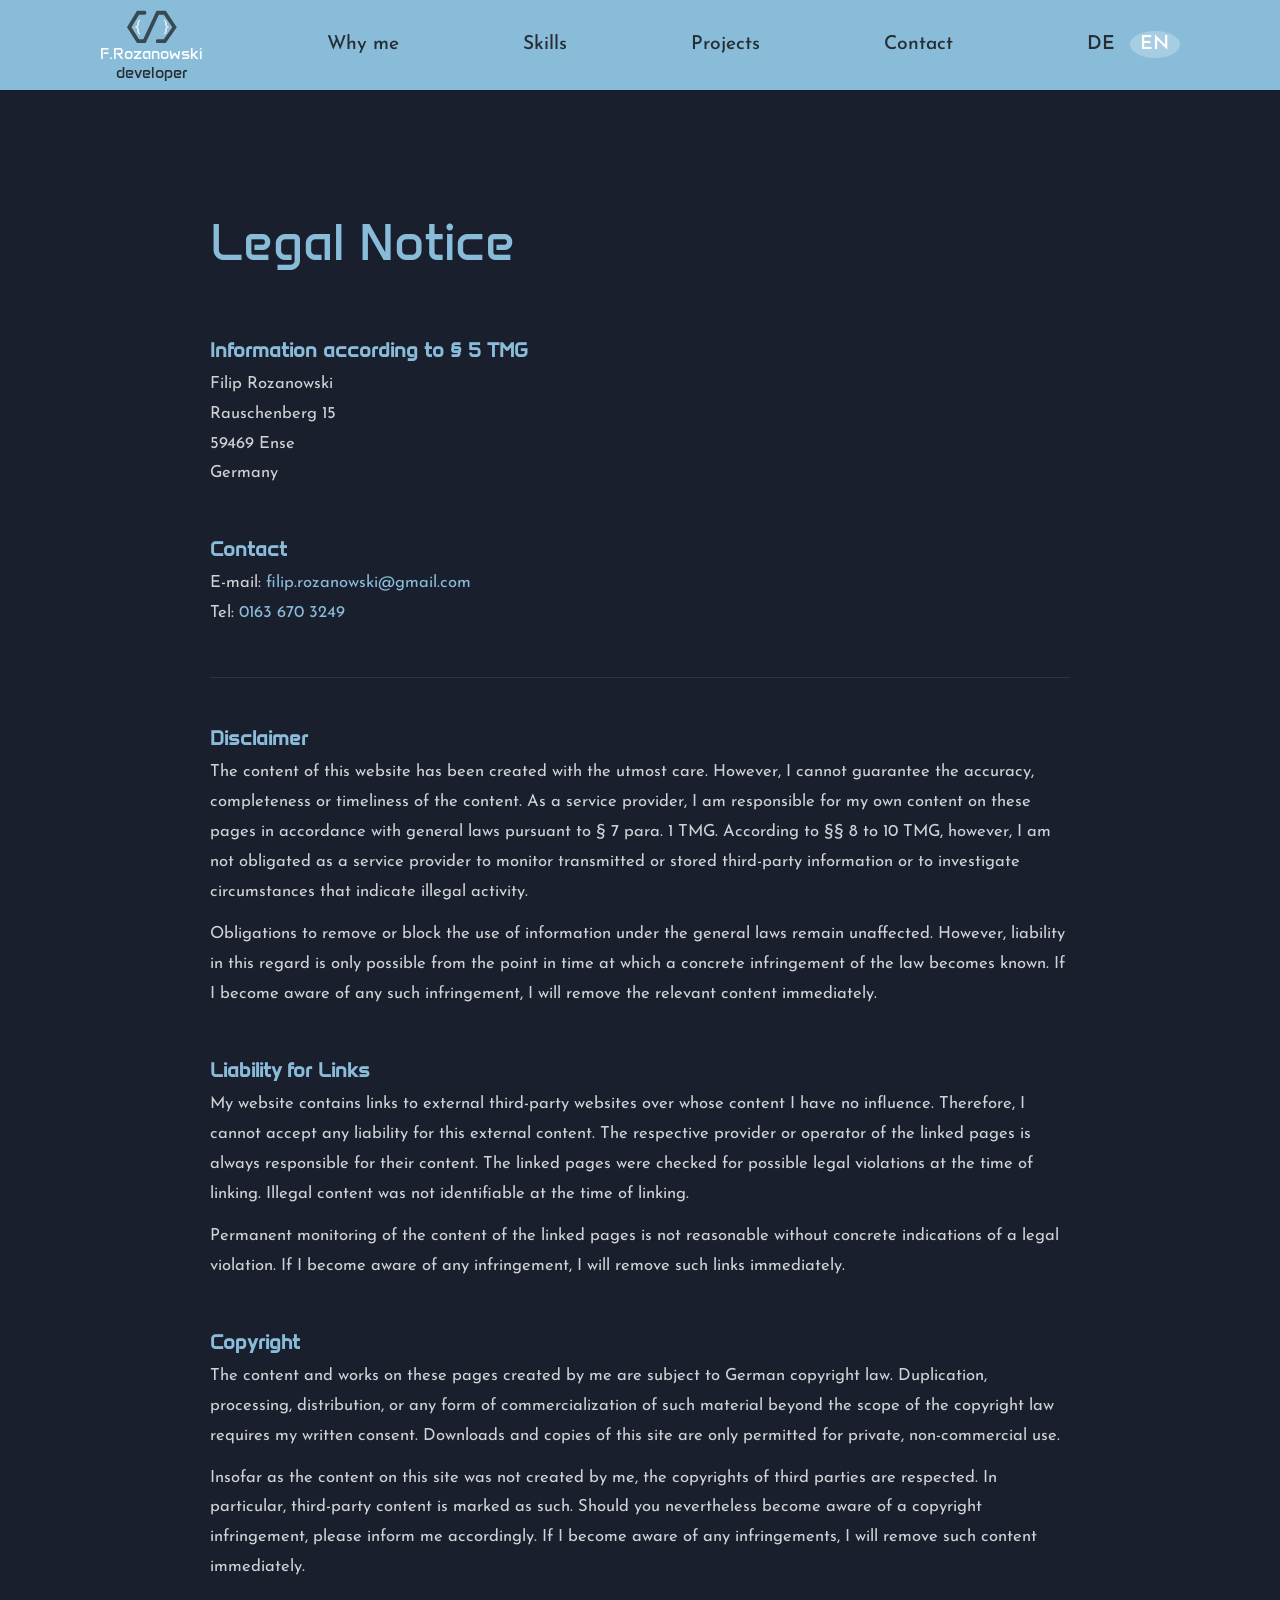
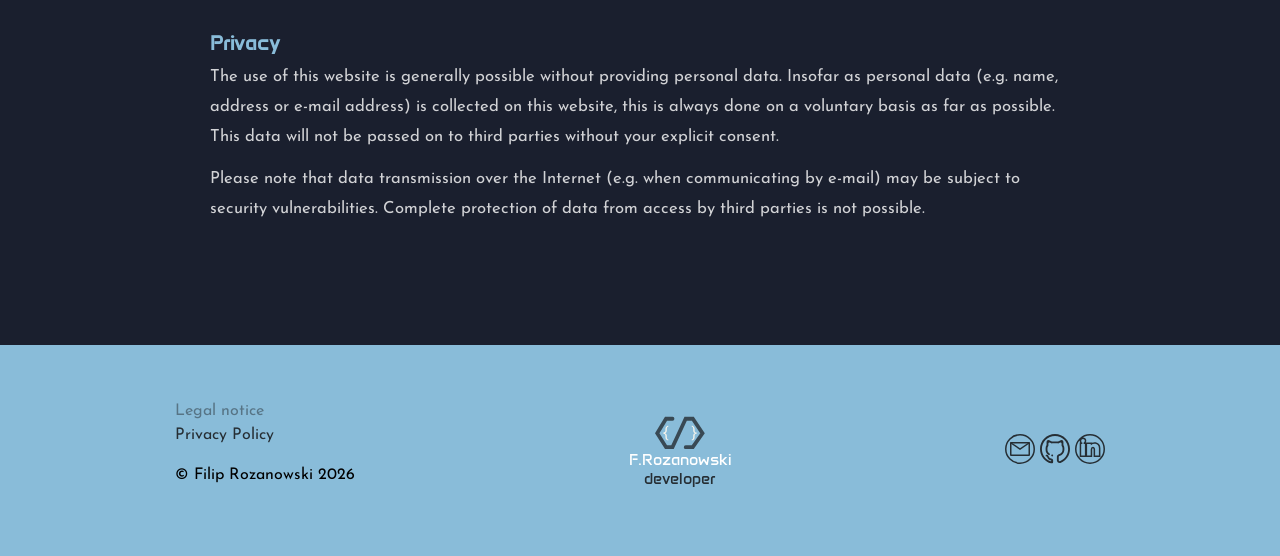
<file: legal.html>
<!DOCTYPE html>
<html lang="en">

<head>
    <meta charset="UTF-8">
    <meta name="viewport" content="width=device-width, initial-scale=1.0">
    <title>Legal Notice – F.R Developer</title>
    <link rel="icon" type="image/svg+xml" href="./imgs/svgs/Logo icon.svg">
    <link rel="stylesheet" href="./css/base.css">
    <link rel="stylesheet" href="./css/nav.css">
    <link rel="stylesheet" href="./css/sections.css">
    <link rel="stylesheet" href="./css/footer.css">
    <link rel="stylesheet" href="./css/responsive-nav.css">
    <link rel="stylesheet" href="./css/responsive.css">
    <link rel="stylesheet" href="./css/legal.css">
</head>

<body>

    <div id="mobile-topbar">
        <div class="logo_nav_small">
            <img src="./imgs/svgs/Logo icon.svg" class="logo-nav-img">
            <p>F.Rozanowski</p>
            <p class="blue_text">developer</p>
        </div>
        <button id="burger-btn" aria-label="Menu öffnen" aria-expanded="false">
            <span></span>
            <span></span>
            <span></span>
        </button>
    </div>

    <div id="mobile-nav" role="navigation" aria-hidden="true">
        <div id="mobile-nav-blob">
            <a href="./index.html#whyme_title" class="mobile-nav-link" data-i18n="nav_whyme">Why me</a>
            <a href="./index.html#skills_title" class="mobile-nav-link" data-i18n="nav_skills">Skills</a>
            <a href="./index.html#projects_title" class="mobile-nav-link" data-i18n="nav_projects">Projects</a>
            <a href="./index.html#contact_title" class="mobile-nav-link" data-i18n="nav_contact">Contact</a>
            <div class="mobile-lang">
                <a href="#" class="lang-btn" data-lang="de">DE</a>
                <a href="#" class="lang-btn active" data-lang="en">EN</a>
            </div>
        </div>
    </div>

    <nav>
        <div class="logo_nav_small">
            <img src="./imgs/svgs/Logo icon nav.svg" class="logo-nav-img">
            <p>F.Rozanowski</p>
            <p class="blue_text">developer</p>
        </div>

        <a href="./index.html#whyme_title" data-i18n="nav_whyme">Why me</a>
        <a href="./index.html#skills_title" data-i18n="nav_skills">Skills</a>
        <a href="./index.html#projects_title" data-i18n="nav_projects">Projects</a>
        <a href="./index.html#contact_title" data-i18n="nav_contact">Contact</a>

        <div id="lang_select">
            <a href="#" class="lang-btn" data-lang="de">DE</a>
            <a href="#" class="lang-btn active" data-lang="en">EN</a>
        </div>
    </nav>

    <div class="legal_content">

        <h1 data-i18n="legal_page_title">Legal Notice</h1>

        <h2 data-i18n="legal_info_h2">Information according to § 5 TMG</h2>
        <address>
            Filip Rozanowski<br>
            Rauschenberg 15<br>
            59469 Ense<br>
            Germany
        </address>

        <h2 data-i18n="legal_contact_h2">Contact</h2>
        <p>
            E-mail: <a href="mailto:filip.rozanowski@gmail.com">filip.rozanowski@gmail.com</a><br>
            Tel: <a href="tel:+491636703249">0163 670 3249</a>
        </p>

        <hr class="legal_divider">

        <h2 data-i18n="legal_disclaimer_h2">Disclaimer</h2>
        <p data-i18n="legal_disclaimer_p1">
            The content of this website has been created with the utmost care. However, I cannot guarantee the
            accuracy, completeness or timeliness of the content. As a service provider, I am responsible for my
            own content on these pages in accordance with general laws pursuant to § 7 para. 1 TMG. According to
            §§ 8 to 10 TMG, however, I am not obligated as a service provider to monitor transmitted or stored
            third-party information or to investigate circumstances that indicate illegal activity.
        </p>
        <p data-i18n="legal_disclaimer_p2">
            Obligations to remove or block the use of information under the general laws remain unaffected.
            However, liability in this regard is only possible from the point in time at which a concrete
            infringement of the law becomes known. If I become aware of any such infringement, I will remove
            the relevant content immediately.
        </p>

        <h2 data-i18n="legal_links_h2">Liability for Links</h2>
        <p data-i18n="legal_links_p1">
            My website contains links to external third-party websites over whose content I have no influence.
            Therefore, I cannot accept any liability for this external content. The respective provider or
            operator of the linked pages is always responsible for their content. The linked pages were checked
            for possible legal violations at the time of linking. Illegal content was not identifiable at the
            time of linking.
        </p>
        <p data-i18n="legal_links_p2">
            Permanent monitoring of the content of the linked pages is not reasonable without concrete
            indications of a legal violation. If I become aware of any infringement, I will remove such links
            immediately.
        </p>

        <h2 data-i18n="legal_copyright_h2">Copyright</h2>
        <p data-i18n="legal_copyright_p1">
            The content and works on these pages created by me are subject to German copyright law. Duplication,
            processing, distribution, or any form of commercialization of such material beyond the scope of the
            copyright law requires my written consent. Downloads and copies of this site are only permitted for
            private, non-commercial use.
        </p>
        <p data-i18n="legal_copyright_p2">
            Insofar as the content on this site was not created by me, the copyrights of third parties are
            respected. In particular, third-party content is marked as such. Should you nevertheless become aware
            of a copyright infringement, please inform me accordingly. If I become aware of any infringements,
            I will remove such content immediately.
        </p>

        <h2 data-i18n="legal_privacy_h2">Privacy</h2>
        <p data-i18n="legal_privacy_p1">
            The use of this website is generally possible without providing personal data. Insofar as personal
            data (e.g. name, address or e-mail address) is collected on this website, this is always done on a
            voluntary basis as far as possible. This data will not be passed on to third parties without your
            explicit consent.
        </p>
        <p data-i18n="legal_privacy_p2">
            Please note that data transmission over the Internet (e.g. when communicating by e-mail) may be
            subject to security vulnerabilities. Complete protection of data from access by third parties is
            not possible.
        </p>

    </div>

    <footer>
        <div id="footer_legal">
            <span class="footer_legal_current" data-i18n="legal">Legal notice</span>
            <a href="./privacy.html" target="_blank" data-i18n="privacy">Privacy Policy</a>
            <p>© Filip Rozanowski 2026</p>
        </div>

        <div class="logo_nav_small">
            <img src="./imgs/svgs/Logo icon nav.svg" class="logo-nav-img">
            <p>F.Rozanowski</p>
            <p class="blue_text">developer</p>
        </div>

        <div id="social-icons-footer">
            <a href="mailto:filip.rozanowski@gmail.com"><img src="./imgs/svgs/Email button dark.svg"></a>
            <a href="https://github.com/FilipRozanowski" target="_blank" rel="noopener noreferrer"><img src="./imgs/svgs/Github button dark.svg"></a>
            <a href="https://www.linkedin.com/in/filip-rozanowski-66993840b/" target="_blank" rel="noopener noreferrer"><img src="./imgs/svgs/Linkedin button dark.svg"></a>
        </div>
    </footer>

    <script src="./translations.js"></script>
    <script src="./script.js"></script>

</body>

</html>
</file>
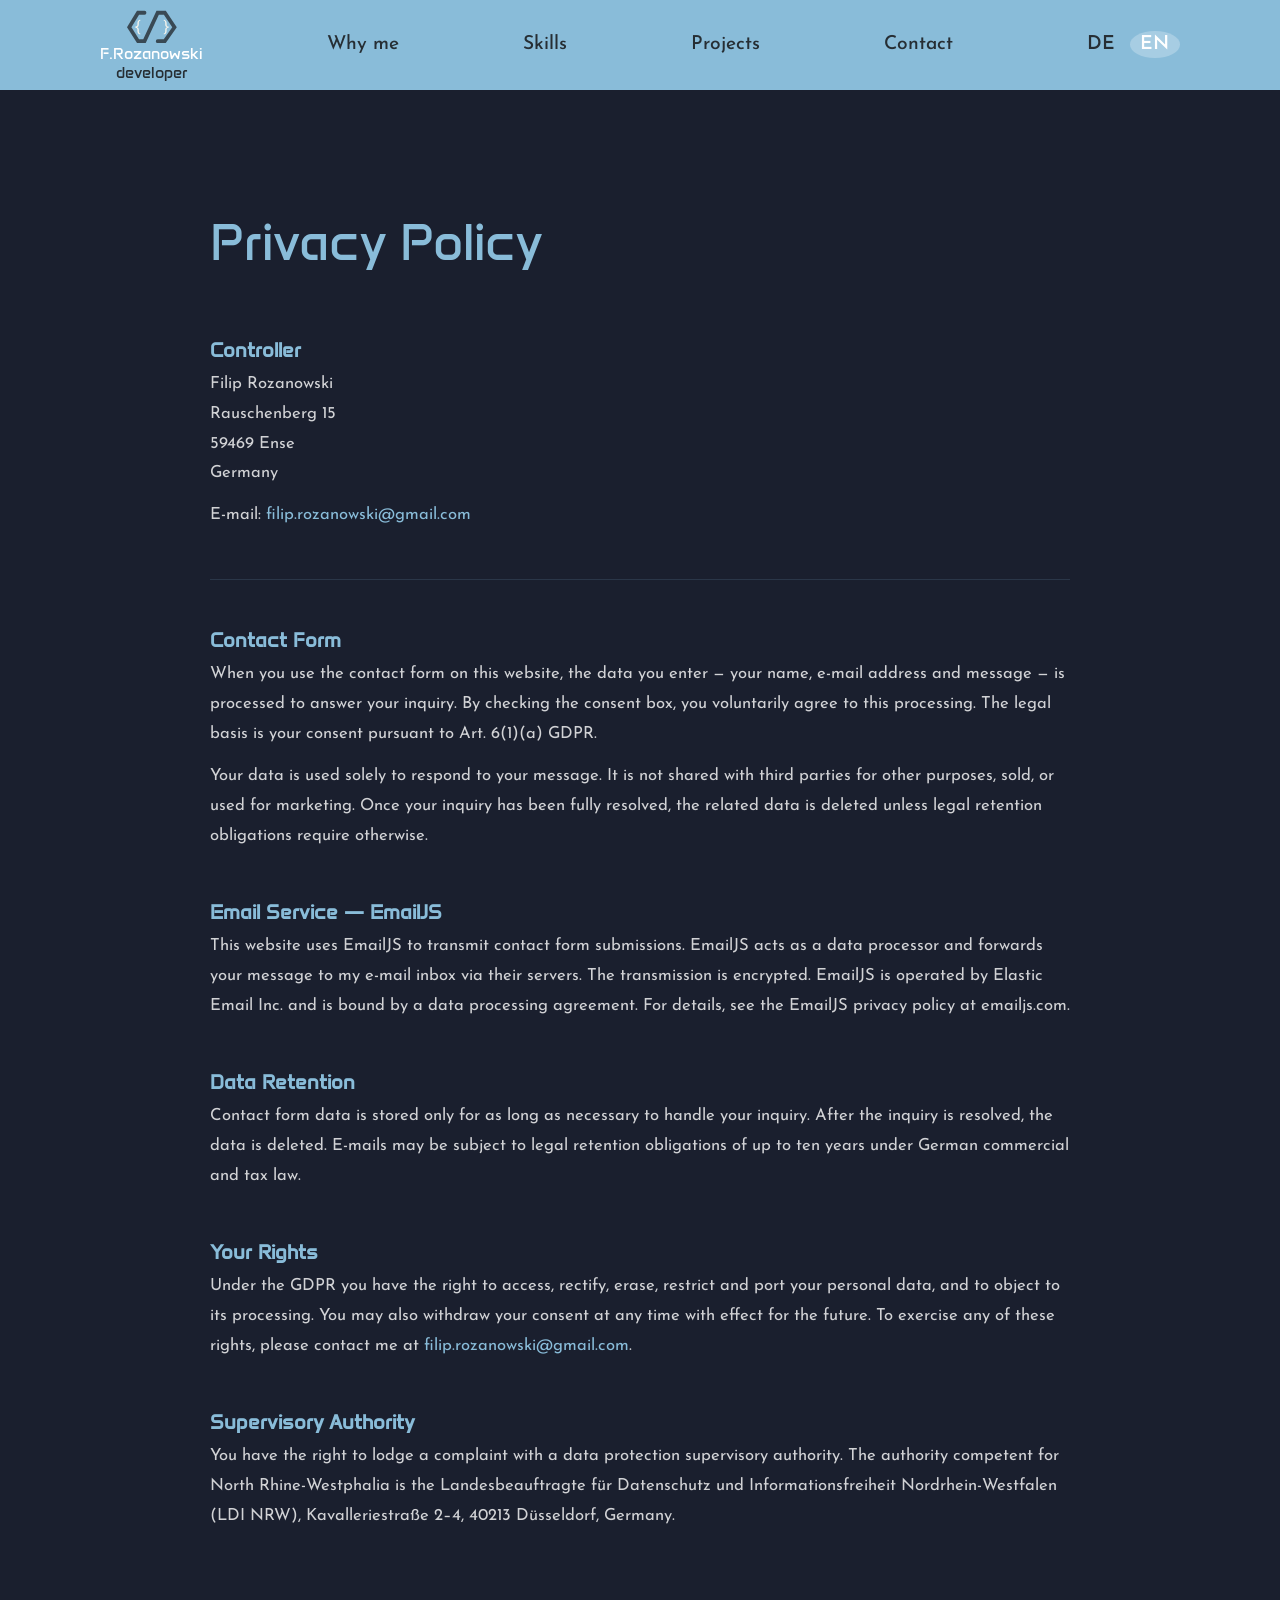
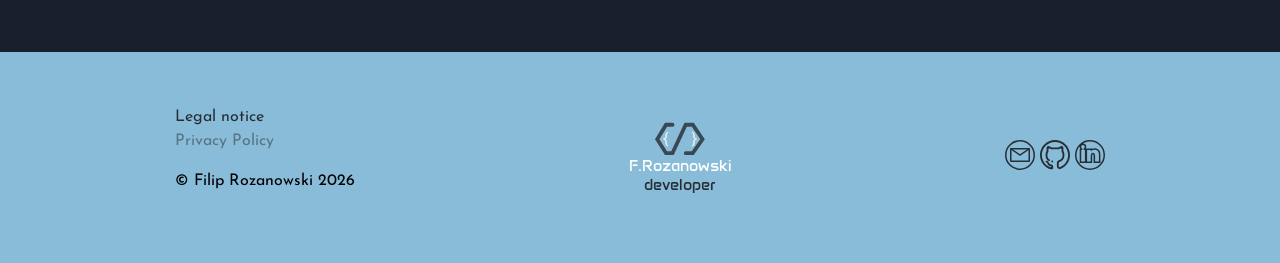
<file: privacy.html>
<!DOCTYPE html>
<html lang="en">

<head>
    <meta charset="UTF-8">
    <meta name="viewport" content="width=device-width, initial-scale=1.0">
    <title>Privacy Policy – F.R Developer</title>
    <link rel="icon" type="image/svg+xml" href="./imgs/svgs/Logo icon.svg">
    <link rel="stylesheet" href="./css/base.css">
    <link rel="stylesheet" href="./css/nav.css">
    <link rel="stylesheet" href="./css/sections.css">
    <link rel="stylesheet" href="./css/footer.css">
    <link rel="stylesheet" href="./css/responsive-nav.css">
    <link rel="stylesheet" href="./css/responsive.css">
    <link rel="stylesheet" href="./css/legal.css">
</head>

<body>

    <div id="mobile-topbar">
        <div class="logo_nav_small">
            <img src="./imgs/svgs/Logo icon.svg" class="logo-nav-img">
            <p>F.Rozanowski</p>
            <p class="blue_text">developer</p>
        </div>
        <button id="burger-btn" aria-label="Menu öffnen" aria-expanded="false">
            <span></span>
            <span></span>
            <span></span>
        </button>
    </div>

    <div id="mobile-nav" role="navigation" aria-hidden="true">
        <div id="mobile-nav-blob">
            <a href="./index.html#whyme_title" class="mobile-nav-link" data-i18n="nav_whyme">Why me</a>
            <a href="./index.html#skills_title" class="mobile-nav-link" data-i18n="nav_skills">Skills</a>
            <a href="./index.html#projects_title" class="mobile-nav-link" data-i18n="nav_projects">Projects</a>
            <a href="./index.html#contact_title" class="mobile-nav-link" data-i18n="nav_contact">Contact</a>
            <div class="mobile-lang">
                <a href="#" class="lang-btn" data-lang="de">DE</a>
                <a href="#" class="lang-btn active" data-lang="en">EN</a>
            </div>
        </div>
    </div>

    <nav>
        <div class="logo_nav_small">
            <img src="./imgs/svgs/Logo icon nav.svg" class="logo-nav-img">
            <p>F.Rozanowski</p>
            <p class="blue_text">developer</p>
        </div>

        <a href="./index.html#whyme_title" data-i18n="nav_whyme">Why me</a>
        <a href="./index.html#skills_title" data-i18n="nav_skills">Skills</a>
        <a href="./index.html#projects_title" data-i18n="nav_projects">Projects</a>
        <a href="./index.html#contact_title" data-i18n="nav_contact">Contact</a>

        <div id="lang_select">
            <a href="#" class="lang-btn" data-lang="de">DE</a>
            <a href="#" class="lang-btn active" data-lang="en">EN</a>
        </div>
    </nav>

    <div class="legal_content">

        <h1 data-i18n="privacy_page_title">Privacy Policy</h1>

        <h2 data-i18n="privacy_controller_h2">Controller</h2>
        <address>
            Filip Rozanowski<br>
            Rauschenberg 15<br>
            59469 Ense<br>
            Germany
        </address>
        <p>E-mail: <a href="mailto:filip.rozanowski@gmail.com">filip.rozanowski@gmail.com</a></p>

        <hr class="legal_divider">

        <h2 data-i18n="privacy_form_h2">Contact Form</h2>
        <p data-i18n="privacy_form_p1">
            When you use the contact form on this website, the data you enter — your name, e-mail address and message
            — is processed to answer your inquiry. By checking the consent box, you voluntarily agree to this
            processing. The legal basis is your consent pursuant to Art. 6(1)(a) GDPR.
        </p>
        <p data-i18n="privacy_form_p2">
            Your data is used solely to respond to your message. It is not shared with third parties for other
            purposes, sold, or used for marketing. Once your inquiry has been fully resolved, the related data is
            deleted unless legal retention obligations require otherwise.
        </p>

        <h2 data-i18n="privacy_emailjs_h2">Email Service — EmailJS</h2>
        <p data-i18n="privacy_emailjs_p1">
            This website uses EmailJS to transmit contact form submissions. EmailJS acts as a data processor and
            forwards your message to my e-mail inbox via their servers. The transmission is encrypted. EmailJS is
            operated by Elastic Email Inc. and is bound by a data processing agreement. For details, see the
            EmailJS privacy policy at emailjs.com.
        </p>

        <h2 data-i18n="privacy_retention_h2">Data Retention</h2>
        <p data-i18n="privacy_retention_p1">
            Contact form data is stored only for as long as necessary to handle your inquiry. After the inquiry is
            resolved, the data is deleted. E-mails may be subject to legal retention obligations of up to ten years
            under German commercial and tax law.
        </p>

        <h2 data-i18n="privacy_rights_h2">Your Rights</h2>
        <p data-i18n="privacy_rights_p1">
            Under the GDPR you have the right to access, rectify, erase, restrict and port your personal data, and
            to object to its processing. You may also withdraw your consent at any time with effect for the future.
            To exercise any of these rights, please contact me at
            <a href="mailto:filip.rozanowski@gmail.com">filip.rozanowski@gmail.com</a>.
        </p>

        <h2 data-i18n="privacy_authority_h2">Supervisory Authority</h2>
        <p data-i18n="privacy_authority_p1">
            You have the right to lodge a complaint with a data protection supervisory authority. The authority
            competent for North Rhine-Westphalia is the Landesbeauftragte für Datenschutz und
            Informationsfreiheit Nordrhein-Westfalen (LDI NRW), Kavalleriestraße 2–4, 40213 Düsseldorf,
            Germany.
        </p>

    </div>

    <footer>
        <div id="footer_legal">
            <a href="./legal.html" target="_blank" data-i18n="legal">Legal notice</a>
            <span class="footer_legal_current" data-i18n="privacy">Privacy Policy</span>
            <p>© Filip Rozanowski 2026</p>
        </div>

        <div class="logo_nav_small">
            <img src="./imgs/svgs/Logo icon nav.svg" class="logo-nav-img">
            <p>F.Rozanowski</p>
            <p class="blue_text">developer</p>
        </div>

        <div id="social-icons-footer">
            <a href="mailto:filip.rozanowski@gmail.com"><img src="./imgs/svgs/Email button dark.svg"></a>
            <a href="https://github.com/FilipRozanowski" target="_blank" rel="noopener noreferrer"><img src="./imgs/svgs/Github button dark.svg"></a>
            <a href="https://www.linkedin.com/in/filip-rozanowski-66993840b/" target="_blank" rel="noopener noreferrer"><img src="./imgs/svgs/Linkedin button dark.svg"></a>
        </div>
    </footer>

    <script src="./translations.js"></script>
    <script src="./script.js"></script>

</body>

</html>
</file>
<file: css/base.css>
:root {
    --color-bg: #1a1f2e;
    --color-blue: #89BCD9;
    --color-dark: #262E34;
    --color-white: #ffffff;
}

html {
    scroll-behavior: smooth;
}

/* ─── FONTS ─── */

@font-face {
    font-family: 'Anta';
    src: url('../fonts/Anta-Regular.ttf') format('truetype');
    font-weight: normal;
    font-style: normal;
}

@font-face {
    font-family: 'JosefinSans';
    src: url('../fonts/JosefinSans-VariableFont_wght.ttf') format('truetype');
    font-weight: 100 900;
    font-style: normal;
}

/* ─── BASE ─── */

body {
    margin: 0;
    background-color: var(--color-bg);
    font-family: 'JosefinSans', sans-serif;
}

h1, h2 {
    font-family: 'Anta', sans-serif;
}

.blue_text {
    color: var(--color-blue);
}

#whyme_title,
#skills_title,
#projects_title,
#contact_title {
    scroll-margin-top: clamp(40px, 7vw, 90px);
}
</file>
<file: css/nav.css>
/* ─── LOGO ─── */

.logo_header_small {
    color: var(--color-white);
    display: flex;
    flex-direction: column;
    font-family: 'Anta', sans-serif;
    align-items: center;
}

.logo_header_small p {
    font-size: clamp(16px, 1.1vw, 18px);
    margin: 0;
}

.logo-img {
    width: clamp(24px, 4.5vw, 75px);
    height: auto;
    transition: transform 0.3s ease;
}

.logo-img:hover {
    transform: scale(1.10);
}

.logo_nav_small {
    color: var(--color-white);
    display: flex;
    flex-direction: column;
    font-family: 'Anta', sans-serif;
    align-items: center;
}

.logo_nav_small p {
    font-size: clamp(16px, 1.1vw, 18px);
    margin: 0;
}

.logo_nav_small .blue_text {
    color: #262E34;
}

.logo-nav-img {
    width: clamp(50px, 3.8vw, 56px);
    height: auto;
}

/* ─── DESKTOP NAV ─── */

nav {
    background-color: var(--color-blue);
    height: clamp(40px, 7vw, 90px);
    width: 100%;
    display: flex;
    justify-content: space-around;
    align-items: center;
    position: sticky;
    top: 0;
    z-index: 100;
    padding: 0 clamp(20px, 3vw, 50px);
    box-sizing: border-box;
}

nav a {
    color: var(--color-dark);
    font-family: 'JosefinSans', sans-serif;
    font-size: clamp(16px, 1.5vw, 22px);
    text-decoration: none;
    font-weight: 500;
    transition: color 0.3s ease;
}

nav a:hover {
    color: var(--color-white);
}

/* ─── LANGUAGE BUTTONS ─── */

.lang-btn {
    color: var(--color-dark);
    text-decoration: none;
    font-weight: 600;
    transition: color 0.3s ease;
    padding: clamp(2px, 0.3vw, 4px) clamp(5px, 0.8vw, 12px);
}

.lang-btn.active {
    background-color: rgba(255, 255, 255, 0.25);
    border-radius: 50%;
    padding: clamp(2px, 0.3vw, 4px) clamp(5px, 0.8vw, 12px);
    color: var(--color-white);
}

.lang-btn:hover {
    color: rgba(255, 255, 255, 0.8);
}

/* ─── MOBILE ELEMENTS: hidden on desktop ─── */

@media (min-width: 851px) {
    #mobile-topbar,
    #burger-btn,
    #mobile-nav {
        display: none !important;
    }
}

/* ─── MOBILE TOPBAR ─── */

#mobile-topbar {
    display: none;
    top: 0;
    left: 0;
    width: 100%;
    z-index: 200;
    justify-content: space-between;
    align-items: center;
    padding: 14px 20px;
    box-sizing: border-box;
    background-color: var(--color-bg);
}

#burger-btn {
    display: none;
}

/* ─── MOBILE NAV ─── */

#mobile-nav {
    display: none;
}
</file>
<file: css/sections.css>
/* ─── MAIN ─── */

.page_width {
    width: 84%;
    max-width: 1440px;
}

main {
    display: flex;
    flex-direction: column;
    align-items: center;
}

main h1 {
    font-size: clamp(1.1rem, 5.3vw, 57px);
    color: var(--color-blue);
    font-weight: 100;
    padding-bottom: clamp(20px, 4vw, 72px);
    margin-top: clamp(28px, 5vw, 90px);
    margin-bottom: 0;
    text-align: center;
}

main h2 {
    font-size: clamp(1rem, 2.7vw, 30px);
    color: var(--color-blue);
    font-weight: 100;
    padding-bottom: clamp(20px, 4vw, 72px);
    margin-top: clamp(28px, 5vw, 90px);
    margin-bottom: 0;
    text-align: center;
}

.main_box {
    display: flex;
    flex-direction: column;
    margin-bottom: clamp(30px, 5vw, 90px);
}

.main_box p {
    font-size: clamp(16px, 1.3vw, 18px);
    color: var(--color-white);
    line-height: 1.7;
}

/* ─── WHY ME ─── */

#whyme_content {
    display: flex;
    align-items: center;
    justify-content: center;
    gap: clamp(16px, 3.5vw, 54px);
}

#whyme_content p {
    max-width: 50%;
}

#locate_content {
    display: flex;
    align-items: center;
    justify-content: center;
    flex-shrink: 0;
    min-width: 50%;
}

#locate_content img {
    width: clamp(20px, 4.5vw, 64px);
    height: auto;
}

#locate_content p {
    font-size: clamp(16px, 1.4vw, 27px);
    font-weight: 600;
    color: var(--color-white);
    text-align: center;
    margin: 10px 0 0 0;
}

#locate_content a {
    color: var(--color-blue);
    text-decoration: none;
}

/* ─── TEAMPLAYER ─── */

#teamplayer_content {
    display: flex;
    gap: clamp(10px, 1.8vw, 27px);
    justify-content: center;
    align-items: center;
    margin-bottom: clamp(30px, 5vw, 90px);
}

.teamplayer_bubble {
    background-color: rgba(137, 188, 217, 0.1);
    border-radius: 60% 40% 55% 45% / 50% 45% 55% 50%;
    width: clamp(160px, 30vw, 435px);
    height: clamp(90px, 25vw, 240px);
    padding: clamp(16px, 4.5vw, 63px);
    display: flex;
    flex-direction: column;
    justify-content: center;
    align-items: center;
    text-align: center;
    gap: clamp(4px, 0.5vw, 8px);
    transition: border-radius 0.5s ease, background-color 0.5s ease;
    box-sizing: border-box;
}

.teamplayer_bubble:hover {
    border-radius: 45% 55% 40% 60% / 55% 40% 60% 45%;
    background-color: rgba(137, 188, 217, 0.2);
}

.teamplayer_name {
    color: var(--color-white);
    font-size: clamp(16px, 1.2vw, 17px);
    font-weight: 700;
    margin: 0;
    font-style: normal;
}

.teamplayer_project {
    color: var(--color-white);
    font-size: clamp(16px, 1.1vw, 17px);
    margin: 0;
    opacity: 0.7;
    font-style: normal;
}

.teamplayer_project a {
    color: var(--color-blue);
    text-decoration: none;
}

.teamplayer_text {
    color: var(--color-white);
    font-size: clamp(16px, 1.1vw, 17px);
    line-height: 1.6;
    margin: clamp(3px, 0.5vw, 8px) 0;
    opacity: 0.9;
    font-style: italic;
}

.teamplayer_linkedin {
    color: var(--color-blue);
    font-size: clamp(16px, 1.1vw, 17px);
    text-decoration: underline;
    margin: 0;
}
</file>
<file: css/footer.css>
/* ─── FOOTER ─── */

footer {
    padding: clamp(14px, 4.5vw, 75px) max(clamp(20px, 3vw, 50px), calc((100% - 1440px) / 2));
    background-color: var(--color-blue);
    display: flex;
    justify-content: space-around;
    align-items: center;
    font-size: clamp(16px, 1.1vw, 17px);
    box-sizing: border-box;
}

footer a {
    text-decoration: none;
    color: var(--color-dark);
    transition: color 0.3s ease;
}

footer a:hover {
    color: var(--color-white);
}

#footer_legal {
    display: flex;
    flex-direction: column;
    gap: 8px;
}
</file>
<file: css/responsive-nav.css>
/* ══════════════════════════════════════════
   MOBILE NAV — max-width: 850px
══════════════════════════════════════════ */

@media (max-width: 850px) {

    /* ─── MOBILE TOPBAR ─── */

    #mobile-topbar {
        display: flex;
    }

    #mobile-topbar .logo_nav_small .blue_text {
        color: #89BCD9;
    }

    #burger-btn {
        display: flex;
        flex-direction: column;
        justify-content: center;
        gap: 12px;
        width: 50px;
        height: 36px;
        cursor: pointer;
        z-index: 300;
        background: none;
        border: none;
        padding: 0;
        flex-shrink: 0;
    }

    #burger-btn span {
        display: block;
        width: 100%;
        height: 2px;
        background-color: var(--color-white);
        border-radius: 2px;
        transition: transform 0.35s ease, opacity 0.35s ease;
        transform-origin: center;
    }

    #burger-btn.open span:nth-child(1) {
        transform: translateY(14px) rotate(45deg);
    }

    #burger-btn.open span:nth-child(2) {
        opacity: 0;
        transform: scaleX(0);
    }

    #burger-btn.open span:nth-child(3) {
        transform: translateY(-14px) rotate(-45deg);
    }

    /* ─── MOBILE NAV OVERLAY ─── */

    #mobile-nav {
        display: flex;
        position: fixed;
        top: 0;
        left: 0;
        width: 100%;
        height: 100%;
        z-index: 150;
        align-items: center;
        justify-content: center;
        pointer-events: none;
    }

    @keyframes blob-morph {
        0%   { border-radius: 60% 40% 55% 45% / 50% 45% 55% 50%; }
        33%  { border-radius: 45% 55% 40% 60% / 55% 40% 60% 45%; }
        66%  { border-radius: 55% 45% 60% 40% / 45% 60% 40% 55%; }
        100% { border-radius: 60% 40% 55% 45% / 50% 45% 55% 50%; }
    }

    #mobile-nav-blob {
        background-color: var(--color-blue);
        border-radius: 60% 40% 55% 45% / 50% 45% 55% 50%;
        width: 500px;
        height: 500px;
        margin-top: -10vh;
        display: flex;
        flex-direction: column;
        align-items: center;
        justify-content: center;
        gap: 20px;
        padding: 60px;
        box-sizing: border-box;
        transform: scale(0);
        opacity: 0;
        transition: transform 0.45s cubic-bezier(0.34, 1.56, 0.64, 1),
                    opacity 0.3s ease;
        pointer-events: none;
    }

    #mobile-nav.open {
        pointer-events: all;
    }

    #mobile-nav.open #mobile-nav-blob {
        transform: scale(1);
        opacity: 1;
        pointer-events: all;
        animation: blob-morph 6s ease-in-out infinite;
    }

    #mobile-nav-blob a {
        color: var(--color-dark);
        font-family: 'JosefinSans', sans-serif;
        font-size: clamp(18px, 5vw, 28px);
        font-weight: 600;
        text-decoration: none;
        transition: color 0.2s ease;
        text-align: center;
    }

    #mobile-nav-blob a:hover {
        color: var(--color-white);
    }

    #mobile-nav-blob .mobile-lang {
        display: flex;
        gap: 12px;
        margin-top: 8px;
    }

    #mobile-nav-blob .lang-btn {
        color: var(--color-dark);
        font-size: clamp(16px, 4.5vw, 24px);
        font-weight: 700;
        padding: 4px 14px;
    }

    #mobile-nav-blob .lang-btn.active {
        background-color: rgba(255, 255, 255, 0.35);
        border-radius: 50%;
        color: var(--color-white);
    }

    /* ─── HIDE DESKTOP ELEMENTS ─── */

    nav {
        display: none;
    }

    #social-icons {
        display: none;
    }

}
</file>
<file: css/responsive.css>
/* ══════════════════════════════════════════
   MOBILE SECTIONS — max-width: 850px
══════════════════════════════════════════ */

@media (max-width: 850px) {

    /* ─── HEADER ─── */

    header {
        min-height: 100svh;
        box-sizing: border-box;
        justify-content: center;
    }

    #header_top {
        flex-direction: column;
        align-items: center;
        gap: 20px;
        padding: 0;
        width: auto;
    }

    #bg-shape-container {
        width: 75vw;
        max-width: 340px;
    }

    #filip-photo {
        width: 130%;
    }

    #header_right {
        align-items: center;
        gap: 16px;
        height: auto;
        flex: none;
        padding: 0;
    }

    .logo_header_small {
        display: none;
    }

    #headtitle h1 {
        font-size: clamp(2rem, 10vw, 52px);
        margin: 10px;
    }

    #headtitle h2 {
        font-size: clamp(0.85rem, 4vw, 22px);
    }

    #arrow {
        padding-top: 20px;
    }

    #arrow img {
        width: clamp(28px, 6vw, 44px);
    }

    #arrow_top {
        display: none;
    }

    #arrow_top_mobile {
        display: block;
        text-align: center;
        padding: 32px 0 48px;
    }

    #arrow_top_mobile img {
        width: clamp(40px, 10vw, 60px);
    }

    /* ─── MAIN ─── */

    main h1 {
        font-size: clamp(1.6rem, 7vw, 48px);
        padding-bottom: clamp(20px, 6vw, 60px);
        margin-top: clamp(30px, 8vw, 80px);
    }

    main h2 {
        font-size: clamp(1rem, 4.5vw, 30px);
        padding-bottom: clamp(20px, 6vw, 60px);
        margin-top: clamp(30px, 8vw, 80px);
    }

    .page_width {
        width: 90%;
    }

    .main_box {
        margin-bottom: clamp(40px, 8vw, 100px);
    }

    .main_box p {
        font-size: clamp(16px, 3.5vw, 18px);
    }

    /* ─── WHY ME ─── */

    #whyme_content {
        flex-direction: column;
        gap: 24px;
        text-align: center;
    }

    #whyme_content p {
        max-width: 100%;
    }

    #locate_content {
        min-width: unset;
        width: 100%;
        flex-direction: column;
        gap: 8px;
    }

    #locate_content img {
        width: clamp(36px, 8vw, 56px);
    }

    #locate_content p {
        font-size: clamp(16px, 4vw, 22px);
    }

    /* ─── SKILLS ─── */

    #skills_content {
        flex-direction: column;
        gap: 32px;
    }

    .skills_grid {
        grid-template-columns: repeat(4, 1fr);
        gap: clamp(12px, 4vw, 28px);
        width: 100%;
    }

    .skill_item img {
        width: clamp(48px, 12vw, 64px);
        height: clamp(48px, 12vw, 64px);
    }

    .skill_item p {
        font-size: clamp(16px, 3.5vw, 18px);
    }

    #skills_bubble {
        width: 90%;
        height: auto;
        padding: 32px 24px;
        border-radius: 60% 40% 55% 45% / 50% 45% 55% 50%;
    }

    .bubble_title {
        font-size: clamp(16px, 4vw, 20px);
        margin-bottom: 12px;
    }

    .bubble_text {
        font-size: clamp(16px, 3.5vw, 17px);
    }

    /* ─── TEAMPLAYER ─── */

    main {
        overflow-x: hidden;
    }

    #teamplayer_content {
        width: 100vw;
        max-width: none;
        flex-direction: row;
        align-items: center;
        gap: 5vw;
        overflow-x: auto;
        scroll-snap-type: x mandatory;
        -webkit-overflow-scrolling: touch;
        scrollbar-width: none;
        padding: 20px 0 28px;
        margin-bottom: clamp(40px, 8vw, 100px);
        justify-content: flex-start;
    }

    #teamplayer_content::-webkit-scrollbar {
        display: none;
    }

    .teamplayer_bubble {
        flex-shrink: 0;
        width: 78vw;
        height: auto;
        min-height: 260px;
        padding: 40px 28px;
        border-radius: 60% 40% 55% 45% / 50% 45% 55% 50%;
        scroll-snap-align: center;
    }

    .teamplayer_bubble:first-child {
        margin-left: 11vw;
    }

    .teamplayer_bubble:last-child {
        margin-right: 11vw;
    }

    .teamplayer_name {
        font-size: clamp(16px, 4vw, 20px);
    }

    .teamplayer_project,
    .teamplayer_text,
    .teamplayer_linkedin {
        font-size: clamp(16px, 3.5vw, 17px);
    }

    /* ─── PROJECTS ─── */

    #project_tabs {
        flex-wrap: wrap;
        gap: 4px;
        margin-bottom: 28px;
    }

    .tab_btn {
        font-size: clamp(16px, 3.5vw, 18px);
        padding: 10px 16px;
    }

    .project_panel.active {
        flex-direction: column;
        gap: 32px;
    }

    .project_left {
        gap: 24px;
    }

    .project_section h3 {
        font-size: clamp(16px, 3.8vw, 20px);
    }

    .project_duration {
        font-size: clamp(16px, 3vw, 18px);
        display: block;
        margin-left: 0;
        margin-top: 4px;
    }

    .project_right {
        gap: 16px;
    }

    .tech_icons img {
        width: clamp(48px, 12vw, 64px);
        height: clamp(48px, 12vw, 64px);
    }

    .project_preview {
        max-width: 100%;
    }

    .btn_filled,
    .btn_outline {
        padding: 10px 24px;
        font-size: clamp(16px, 3.5vw, 17px);
    }

    /* ─── CONTACT ─── */

    #contact_top {
        flex-direction: column;
        gap: 28px;
    }

    #contact_intro {
        max-width: 100%;
        font-size: clamp(16px, 3.5vw, 18px);
    }

    #contact_info {
        gap: 16px;
    }

    .contact_info_item p {
        font-size: clamp(16px, 3.5vw, 17px);
        word-break: break-all;
    }

    .contact_info_item img {
        width: clamp(18px, 5vw, 26px);
        height: clamp(18px, 5vw, 26px);
    }

    #contact_form_top {
        flex-direction: column;
        gap: 0;
    }

    .input_group {
        padding-bottom: 28px;
    }

    #checkbox_group {
        padding-bottom: 28px;
    }

    .input_group input,
    .input_group textarea {
        font-size: clamp(16px, 3.5vw, 17px);
        padding: 14px 20px;
    }

    .input_group label {
        font-size: clamp(16px, 3vw, 17px);
        margin-left: 14px;
    }

    #contact_form_bottom {
        flex-direction: column;
        gap: 48px;
        align-items: flex-start;
    }

    #contact_send {
        width: 100%;
        font-size: clamp(16px, 4vw, 18px);
        padding: 14px 0;
    }

    #contact_checkbox label {
        font-size: clamp(16px, 3vw, 17px);
    }

    /* ─── FOOTER ─── */

    footer {
        flex-direction: column;
        gap: 20px;
        padding: 32px 20px;
        text-align: center;
        font-size: clamp(16px, 3.5vw, 17px);
    }

    #footer_legal {
        display: flex;
        flex-direction: column;
        gap: 6px;
        align-items: center;
    }

    #social-icons-footer {
        gap: 20px;
    }

    #social-icons-footer a img {
        width: clamp(22px, 6vw, 32px);
    }

}
</file>
<file: css/legal.css>
.legal_content {
    width: 84%;
    max-width: 860px;
    margin: clamp(60px, 10vw, 120px) auto clamp(60px, 10vw, 120px);
    color: var(--color-white);
}

.legal_content h1 {
    font-size: clamp(1.8rem, 5vw, 52px);
    color: var(--color-blue);
    font-weight: 100;
    margin: 0 0 clamp(32px, 5vw, 64px) 0;
    padding: 0;
    text-align: left;
}

.legal_content h2 {
    font-size: clamp(1rem, 2vw, 20px);
    color: var(--color-blue);
    font-weight: 600;
    margin: clamp(28px, 4vw, 48px) 0 8px 0;
    padding: 0;
    text-align: left;
}

.legal_content p,
.legal_content address {
    font-size: clamp(15px, 1.3vw, 17px);
    line-height: 1.8;
    color: rgba(255, 255, 255, 0.8);
    margin: 0 0 12px 0;
    font-style: normal;
}

.legal_content a {
    color: var(--color-blue);
    text-decoration: none;
    transition: opacity 0.2s ease;
}

.legal_content a:hover {
    opacity: 0.75;
}

.legal_divider {
    border: none;
    border-top: 1px solid rgba(137, 188, 217, 0.15);
    margin: clamp(28px, 4vw, 48px) 0;
}

.footer_legal_current {
    color: var(--color-dark);
    font-size: inherit;
    opacity: 0.5;
    cursor: default;
}
</file>
